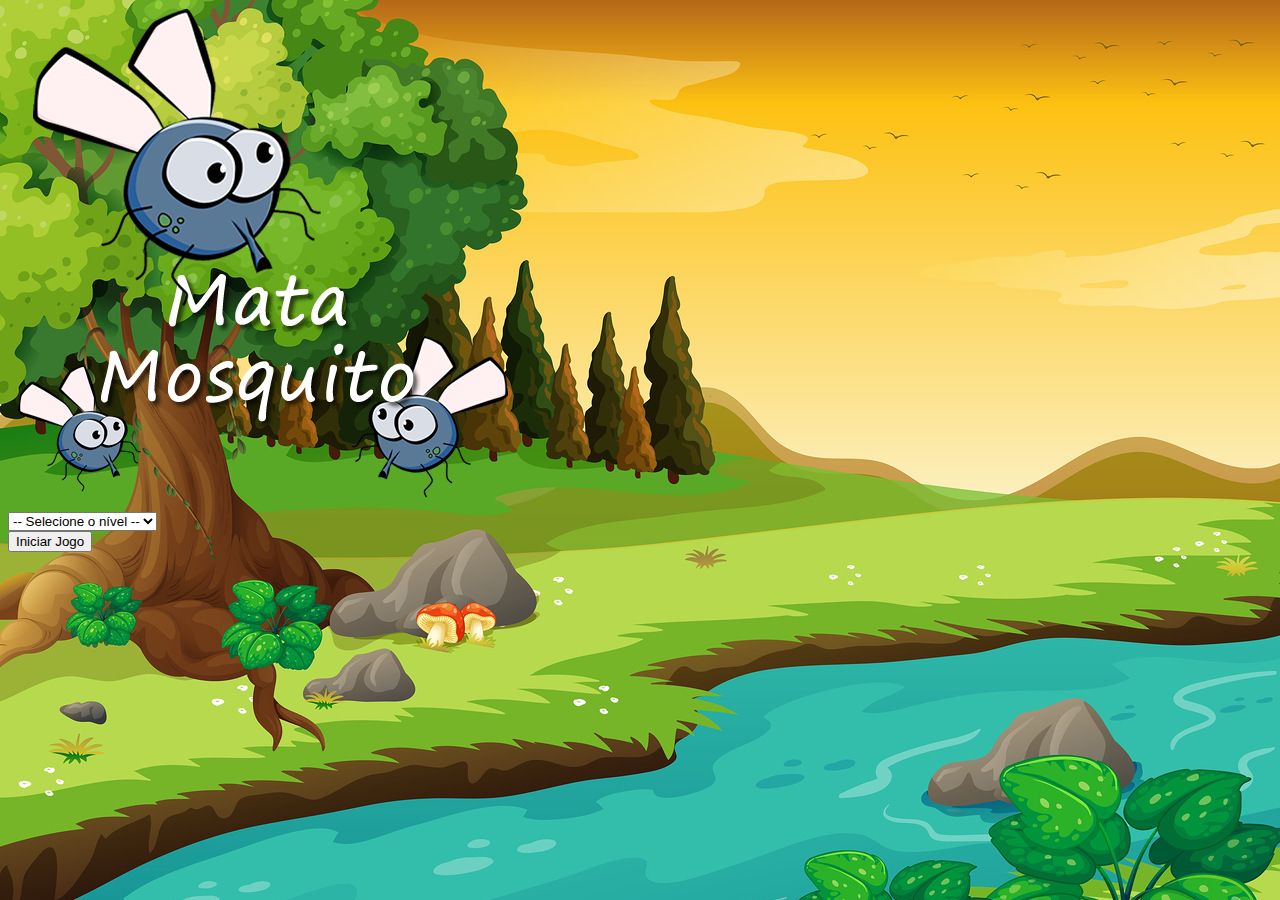
<file: index.html>
<!DOCTYPE html>
<html>
	<head>
		<meta charset="utf-8">
		<meta name="viewport" content="width=device-width, initial-scale=1">
		<!-- Bootstrap -->
		<link href="https://cdn.jsdelivr.net/npm/bootstrap@5.2.1/dist/css/bootstrap.min.css" rel="stylesheet" integrity="sha384-iYQeCzEYFbKjA/T2uDLTpkwGzCiq6soy8tYaI1GyVh/UjpbCx/TYkiZhlZB6+fzT" crossorigin="anonymous">
		<link rel="stylesheet" href="estilo.css">
		<title>Mata Mosquito</title>

		<script>
			function iniciarJogo(){
				var nivel = document.getElementById('nivel').value;

				if(nivel === ''){
					alert('Selecione um nível para iniciar o jogo')
					return false //estamos dando um return false para q a função tenha sua lógica finalizada nesse ponto
				}

				window.location.href = "app.html?" + nivel; //usase '?' para separar a pagina dos parametros

			}
		</script>

	</head>
	<body>
		<div class="container">
			<div class="row">
				<div class="col">
					<div class="d-flex justify-content-center">
						<img src="imagens/game.png">
					</div>
				</div>
			</div>

			<div class="row">
				<div class="col">
					<div class="d-flex justify-content-center">
						<div class="mb-2">
							<select class="form-control" id="nivel">
							<option value="">-- Selecione o nível --</option>
							<option value="normal">Normal</option>
							<option value="dificio">Difícil</option>
							<option value="chucknorris">Chuck Norris</option>
						</select>
						</div>
					</div>
				</div>
			</div>

			<div class="row">
				<div class="col">
					<div class="d-flex justify-content-center">
						<button type="button" class="btn btn-danger btn-lg" onclick="iniciarJogo()">Iniciar Jogo</button>
					</div>
				</div>
			</div>

		</div>
	</body>
</html>
</file>
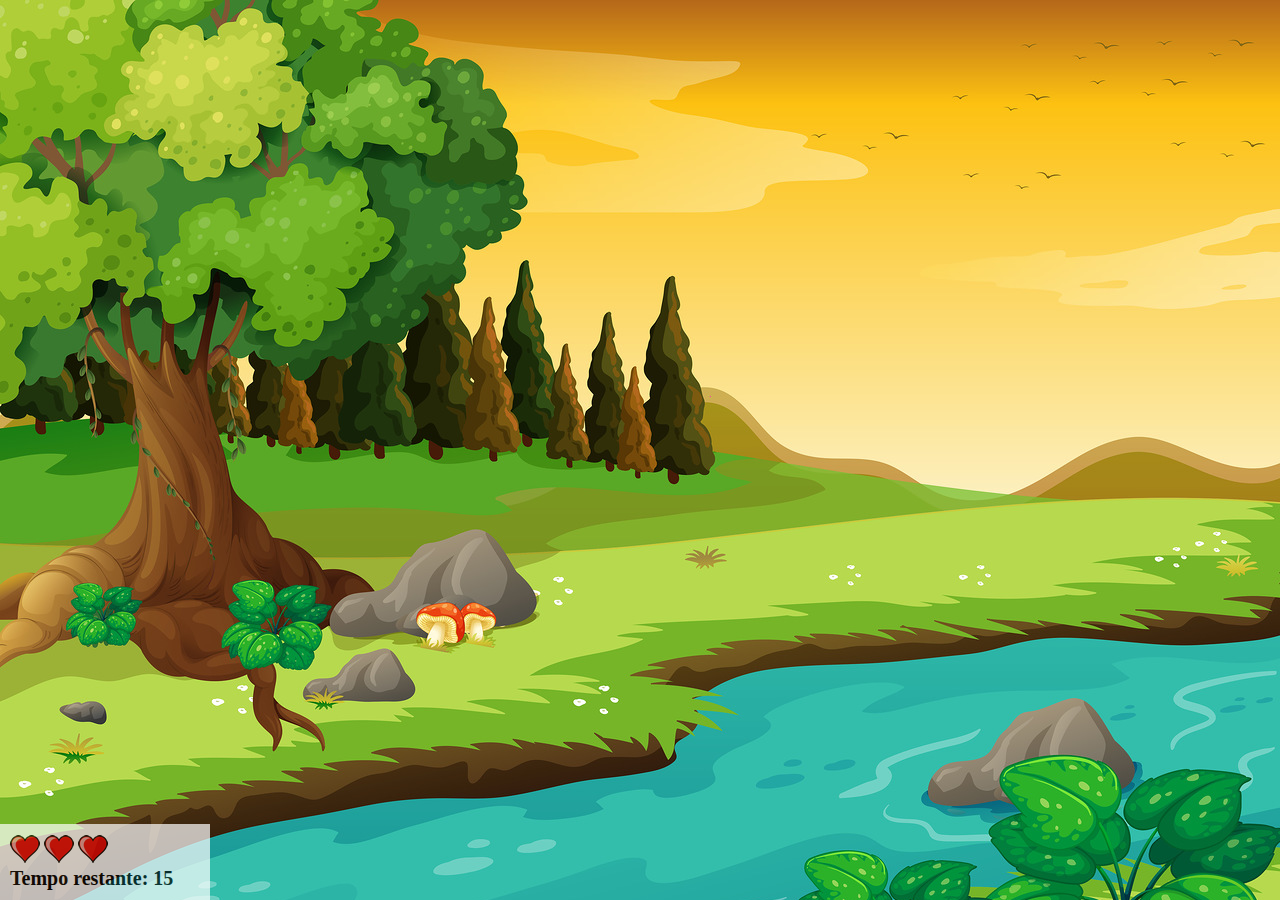
<file: app.html>
<!DOCTYPE html>
<html>
	<head>
		<title>Mata Mosquito</title>
		<meta charset="utf-8">
		<link rel="stylesheet" href="estilo.css">
		<script src="jogo.js"></script>

	</head>
	<body onresize="ajustaTamanhoPalcoJogo()">

		<div class="painel">
			<div class="vidas">
				<img id="v1" src="imagens/coracao_cheio.png">
				<img id="v2" src="imagens/coracao_cheio.png">
				<img id="v3" src="imagens/coracao_cheio.png">

			</div>
			<div class="cronometro">Tempo restante: <span id="cronometro"></div>
		</div>
			
		<script>
			document.getElementById('cronometro').innerHTML = tempo

			var criaMosquito = setInterval(function(){
				posicaoRandomica()
			}, criaMosquitoTempo)
		</script>
	</body>
</html>
</file>
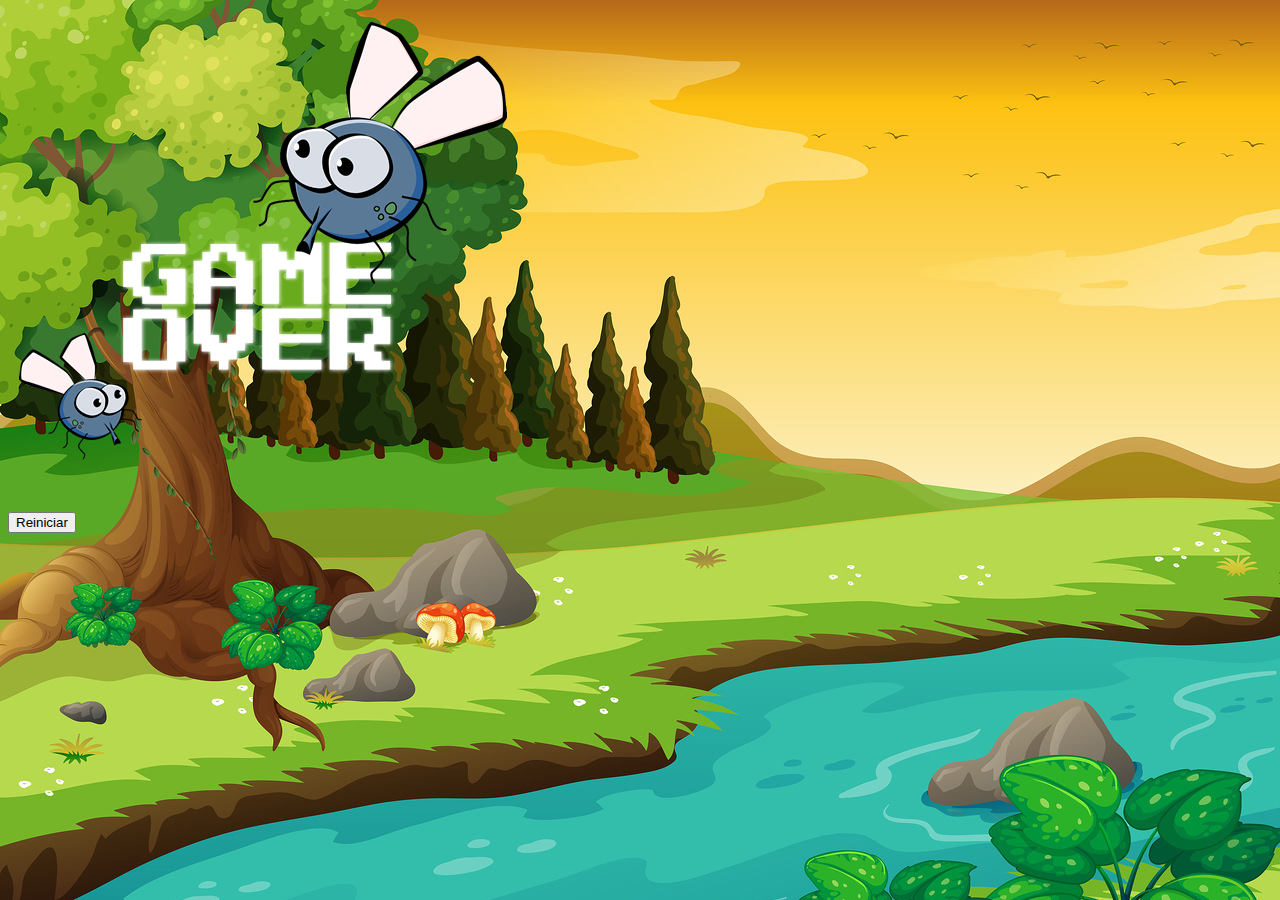
<file: fim_de_jogo.html>
<!DOCTYPE html>
<html>
	<head>
		<meta charset="utf-8">
		<meta name="viewport" content="width=device-width, initial-scale=1">
		<!-- Bootstrap -->
		<link href="https://cdn.jsdelivr.net/npm/bootstrap@5.2.1/dist/css/bootstrap.min.css" rel="stylesheet" integrity="sha384-iYQeCzEYFbKjA/T2uDLTpkwGzCiq6soy8tYaI1GyVh/UjpbCx/TYkiZhlZB6+fzT" crossorigin="anonymous">
		<link rel="stylesheet" href="estilo.css">
		<title></title>
	</head>
	<body>
		<div class="container">
			<div class="row">
				<div class="col">
					<div class="d-flex justify-content-center">
						<img src="imagens/game_over.png">
					</div>
				</div>
			</div>

			<div class="row">
				<div class="col">
					<div class="d-flex justify-content-center">
						<button type="button" class="btn btn-dark btn-lg" onclick="window.location.href = 'index.html' ">Reiniciar</button>
					</div>
				</div>
			</div>

		</div>
	</body>
</html>
</file>
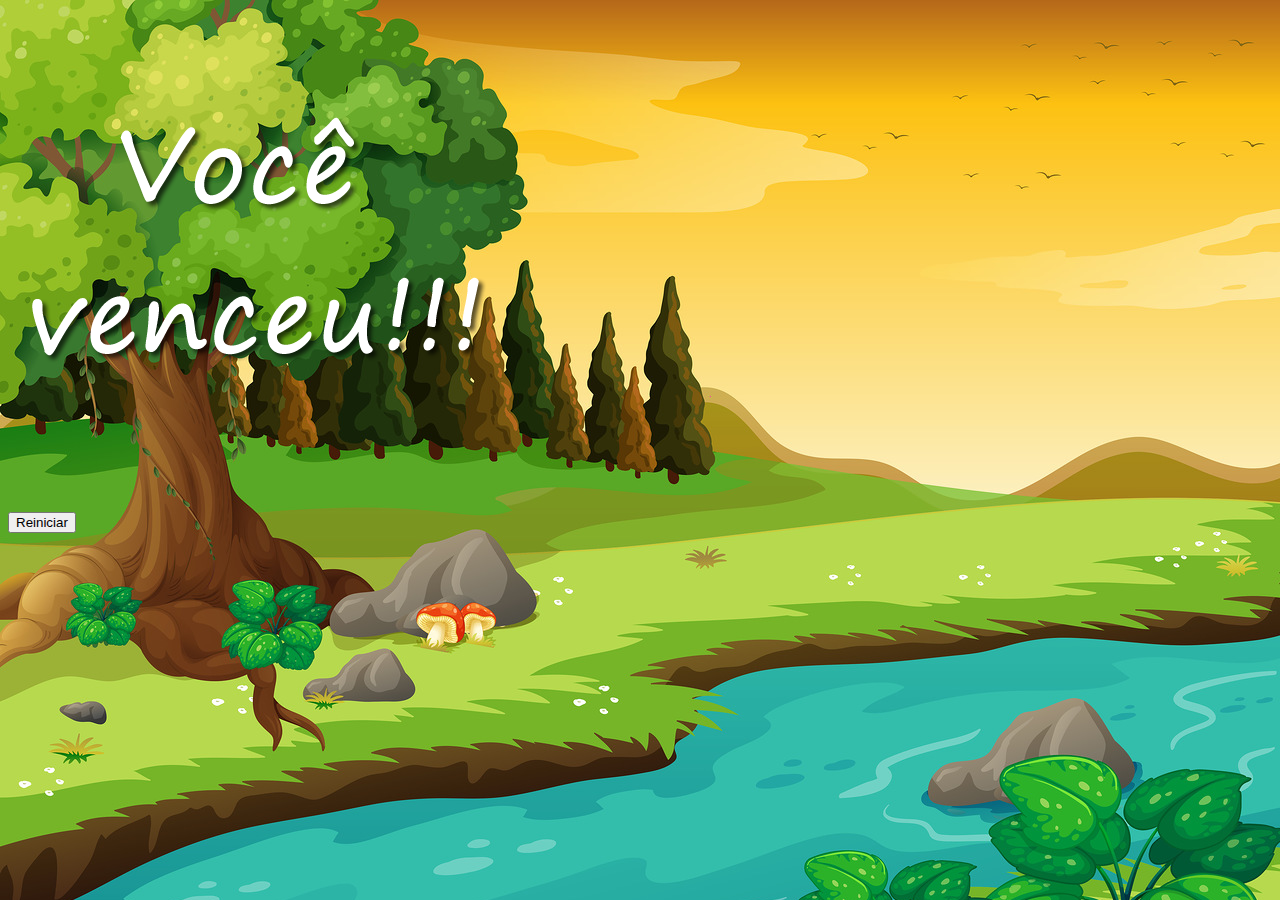
<file: vitoria.html>
<!DOCTYPE html>
<html>
	<head>
		<meta charset="utf-8">
		<meta name="viewport" content="width=device-width, initial-scale=1">
		<!-- Bootstrap -->
		<link href="https://cdn.jsdelivr.net/npm/bootstrap@5.2.1/dist/css/bootstrap.min.css" rel="stylesheet" integrity="sha384-iYQeCzEYFbKjA/T2uDLTpkwGzCiq6soy8tYaI1GyVh/UjpbCx/TYkiZhlZB6+fzT" crossorigin="anonymous">
		<link rel="stylesheet" href="estilo.css">
		<title></title>
	</head>
	<body>
		<div class="container">
			<div class="row">
				<div class="col">
					<div class="d-flex justify-content-center">
						<img src="imagens/vitoria.png">
					</div>
				</div>
			</div>

			<div class="row">
				<div class="col">
					<div class="d-flex justify-content-center">
						<button type="button" class="btn btn-dark btn-lg" onclick="window.location.href = 'index.html' ">Reiniciar</button>
					</div>
				</div>
			</div>

		</div>
	</body>
</html>
</file>
<file: estilo.css>
html{
	cursor: url(imagens/mata_mosquito.png) 30 30, auto;
}

body{
	background-image: url(imagens/bg.jpg);
	background-repeat: no-repeat;
	background-size: 100%;
}

.mosquito1{
	width: 50px;
	height: 50px;
}

.mosquito2{
	width: 70px;
	height: 70px;
}

.mosquito3{
	width: 90px;
	height: 90px;
}

.ladoA{
	transform: scaleX(1); /* a posição original da imagem mosquito */
}

.ladoB{
	transform: scaleX(-1); /* a posição invertida da imagem mosquito */
}

.painel{
	position: absolute;
	width: 190px;
	padding: 10px;
	left: 0px;
	bottom: 0px;
	border-top: solid 1px #fff;
	background-color: #fff;
	opacity: 0.7;

}

.vidas{
	float: left;
}

.cronometro{
	float: left;
	font-size: 20px;
	font-weight: bold;
}
</file>
